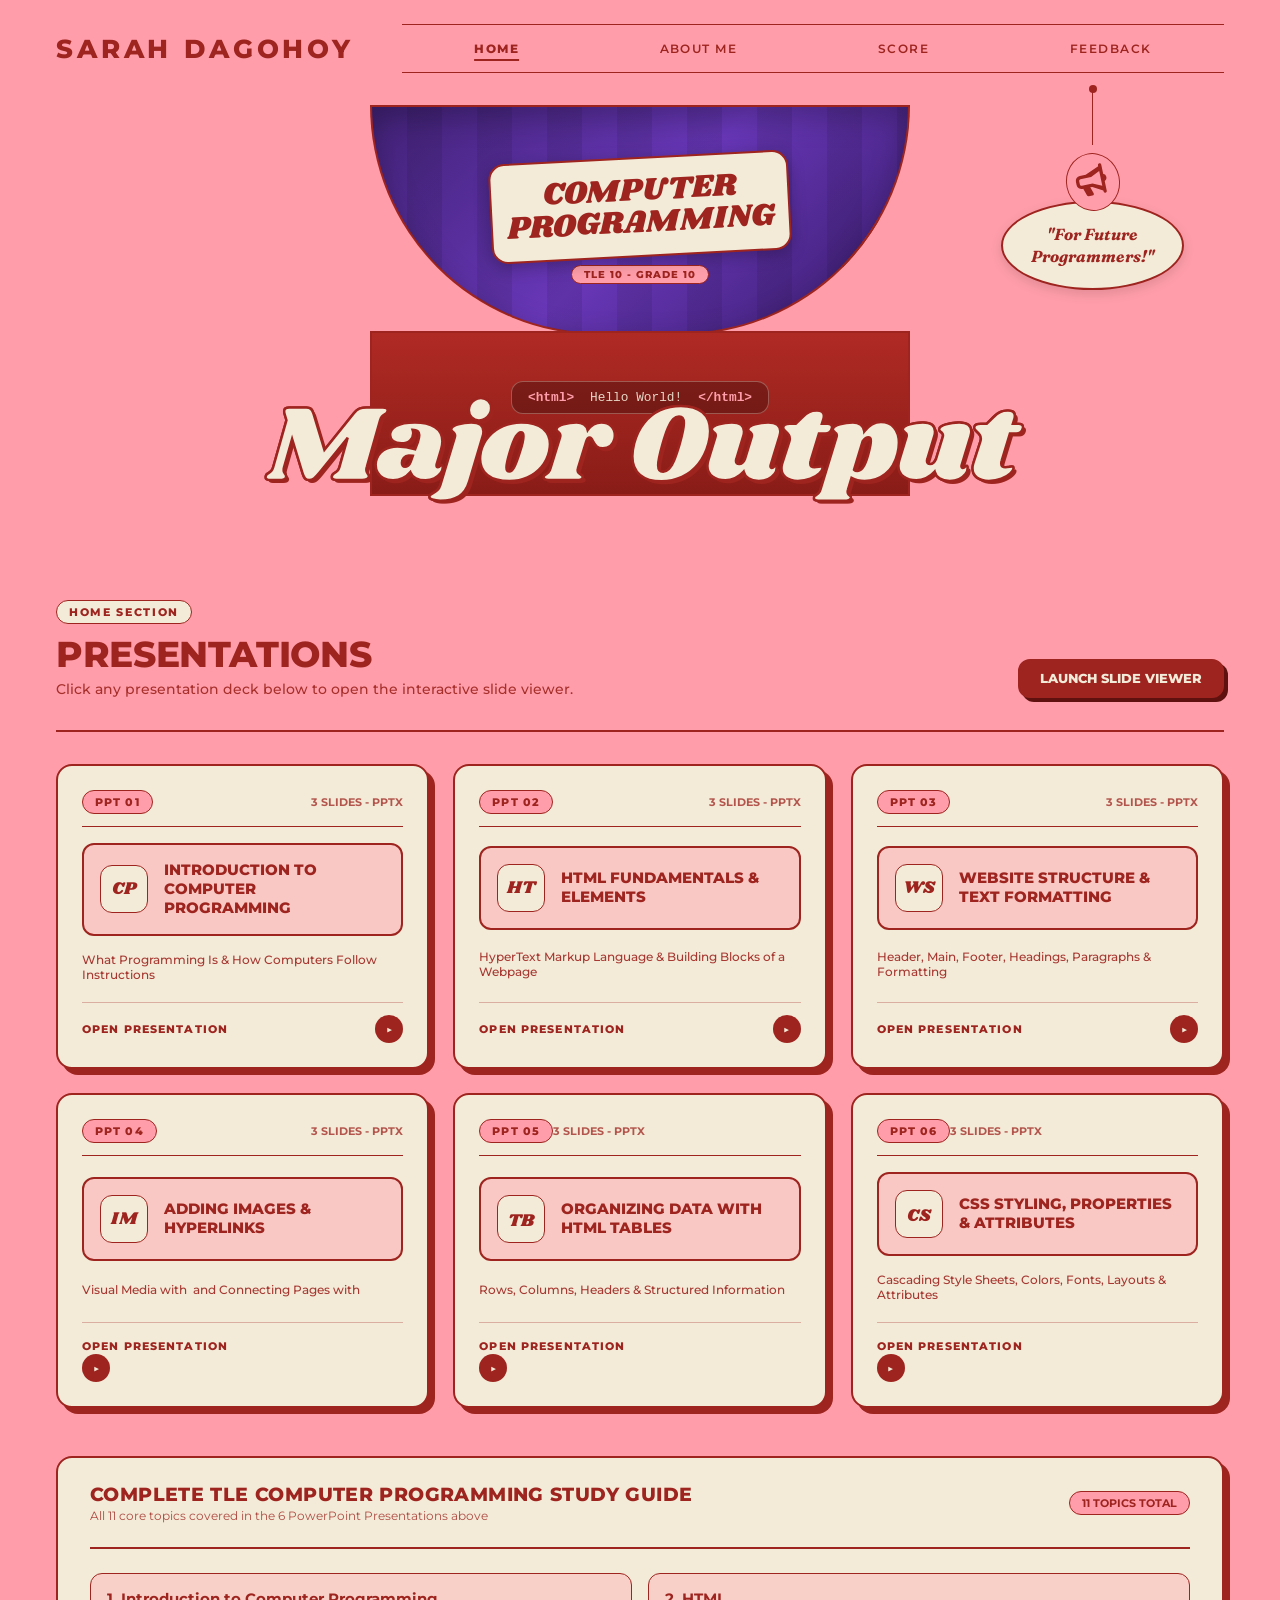
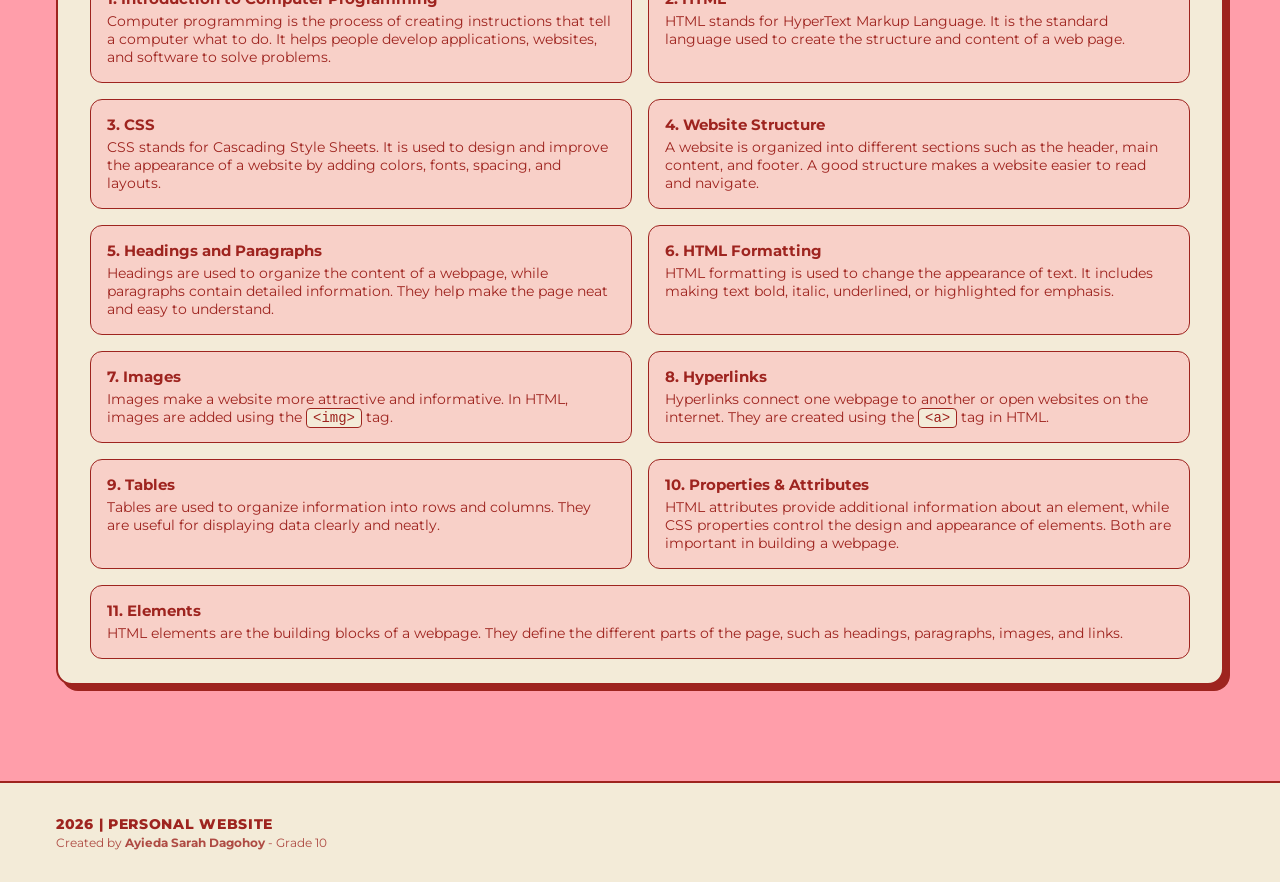
<file: index.html>
<!DOCTYPE html>
<html lang="en">
<head>
    <meta charset="UTF-8">
    <meta name="viewport" content="width=device-width, initial-scale=1.0">
    <title>TLE Computer Programming | Sarah Dagohoy</title>
    <link rel="preconnect" href="https://fonts.googleapis.com">
    <link rel="preconnect" href="https://fonts.gstatic.com" crossorigin>
    <link href="https://fonts.googleapis.com/css2?family=Fraunces:ital,opsz,wght@1,9..144,800;1,9..144,900&family=Montserrat:wght@500;600;700;800&family=Shrikhand&display=swap" rel="stylesheet">
    <link rel="stylesheet" href="css/style.css">
</head>
<body>

    <!-- ================= HEADER ================= -->
    <header>
        <div class="header-inner">
            <a href="index.html" class="site-brand">Sarah Dagohoy</a>
            <nav class="site-nav editorial-border-y">
                <a href="index.html" class="nav-link active">Home</a>
                <a href="pages/about.html" class="nav-link">About Me</a>
                <a href="pages/score.html" class="nav-link">Score</a>
                <a href="pages/feedback.html" class="nav-link">Feedback</a>
            </nav>
        </div>
    </header>

    <!-- ================= HERO BANNER ================= -->
    <section class="hero-banner">
        <div class="hero-inner">

            <!-- Geometric Split Cutout Illustration -->
            <div class="cutout-stage">
                <!-- Upper Half-Circle -->
                <div class="upper-semicircle" style="display:flex;flex-direction:column;align-items:center;justify-content:center;padding:16px;">
                    <div style="position:absolute;inset:0;opacity:0.25;background:repeating-linear-gradient(90deg,transparent,transparent 35px,rgba(0,0,0,0.35) 35px,rgba(0,0,0,0.35) 70px);"></div>
                    <div style="position:relative;z-index:10;display:flex;flex-direction:column;align-items:center;text-align:center;">
                        <div style="width:300px;height:100px;border-radius:16px;background-color:#f3ebd8;border:2px solid #9e241f;box-shadow:0 4px 16px rgba(0,0,0,0.25);display:flex;align-items:center;justify-content:center;margin-bottom:8px;transform:rotate(-3deg);">
                            <span style="font-family:'Shrikhand',cursive;font-size:2rem;color:#9e241f;line-height:1;">COMPUTER PROGRAMMING</span>
                        </div>
                        <span style="padding:2px 12px;border-radius:999px;background-color:#ff9eaa;color:#9e241f;border:1px solid #9e241f;font-size:0.65rem;font-weight:800;letter-spacing:0.1em;text-transform:uppercase;">
                            TLE 10 - Grade 10
                        </span>
                    </div>
                </div>
                <!-- Lower Rectangular Cutout -->
                <div class="lower-rect-cutout" style="display:flex;align-items:center;justify-content:center;padding:0 24px;">
                    <div style="display:flex;align-items:center;gap:16px;color:rgba(243,235,216,0.9);font-family:'Courier New',monospace;font-size:0.8rem;background-color:rgba(0,0,0,0.25);padding:8px 16px;border-radius:12px;border:1px solid rgba(243,235,216,0.3);margin-top:-32px;">
                        <span style="color:#ff9eaa;font-weight:700;">&lt;html&gt;</span>
                        <span>Hello World!</span>
                        <span style="color:#ff9eaa;font-weight:700;">&lt;/html&gt;</span>
                    </div>
                </div>
            </div>

            <!-- Callout Bubble -->
            <div class="callout-block">
                <div class="callout-line"><div class="callout-dot"></div></div>
                <div class="megaphone-wrap">
                    <svg style="width:40px;height:40px;color:#9e241f;" viewBox="0 0 24 24" fill="currentColor">
                        <path d="M18 3a1 1 0 0 0-1 1v.58L8.6 8H5a3 3 0 0 0-3 3v2a3 3 0 0 0 3 3h.4l1.45 4.32A1 1 0 0 0 7.8 21h2.2a1 1 0 0 0 .95-1.31L9.72 16H11l6 3.42V20a1 1 0 0 0 2 0V4a1 1 0 0 0-1-1zm-1 13.52L11.52 14H5a1 1 0 0 1-1-1v-2a1 1 0 0 1 1-1h6.52L17 7.48v9.04zM20.5 12a2.5 2.5 0 0 0-1.5-2.3v4.6a2.5 2.5 0 0 0 1.5-2.3z"/>
                    </svg>
                </div>
                <div class="callout-bubble">
                    <p class="callout-text serif-quote">"For Future<br>Programmers!"</p>
                </div>
            </div>

            <!-- Oversized Script Wordmark -->
            <div class="wordmark-wrap">
                <span class="lunilae-script wordmark">Major Output</span>
            </div>

        </div>
    </section>

    <!-- ================= HOME: 6 PPT CARDS ================= -->
    <section class="home-section">
        <div class="section-header-row">
            <div>
                <span class="section-badge">Home Section</span>
                <h2 class="section-h2">Presentations</h2>
                <p class="section-sub">Click any presentation deck below to open the interactive slide viewer.</p>
            </div>
            <div>
                <button onclick="openSlideDeck(0)" class="retro-btn" style="padding:10px 20px;border-radius:12px;font-size:0.8rem;">
                    Launch Slide Viewer
                </button>
            </div>
        </div>

        <!-- PPT Cards dynamically rendered -->
        <div id="ppt-cards-grid" class="ppt-grid"></div>

        <!-- Study Guide -->
        <div class="study-guide-card">
            <div class="study-guide-header">
                <div>
                    <h3 class="study-guide-h3">Complete TLE Computer Programming Study Guide</h3>
                    <p class="study-guide-sub">All 11 core topics covered in the 6 PowerPoint Presentations above</p>
                </div>
                <span class="topics-badge">11 Topics Total</span>
            </div>

            <ul class="topics-grid" style="list-style:none;">
                <li class="topic-item">
                    <strong class="topic-name">1. Introduction to Computer Programming</strong>
                    Computer programming is the process of creating instructions that tell a computer what to do. It helps people develop applications, websites, and software to solve problems.
                </li>
                <li class="topic-item">
                    <strong class="topic-name">2. HTML</strong>
                    HTML stands for HyperText Markup Language. It is the standard language used to create the structure and content of a web page.
                </li>
                <li class="topic-item">
                    <strong class="topic-name">3. CSS</strong>
                    CSS stands for Cascading Style Sheets. It is used to design and improve the appearance of a website by adding colors, fonts, spacing, and layouts.
                </li>
                <li class="topic-item">
                    <strong class="topic-name">4. Website Structure</strong>
                    A website is organized into different sections such as the header, main content, and footer. A good structure makes a website easier to read and navigate.
                </li>
                <li class="topic-item">
                    <strong class="topic-name">5. Headings and Paragraphs</strong>
                    Headings are used to organize the content of a webpage, while paragraphs contain detailed information. They help make the page neat and easy to understand.
                </li>
                <li class="topic-item">
                    <strong class="topic-name">6. HTML Formatting</strong>
                    HTML formatting is used to change the appearance of text. It includes making text bold, italic, underlined, or highlighted for emphasis.
                </li>
                <li class="topic-item">
                    <strong class="topic-name">7. Images</strong>
                    Images make a website more attractive and informative. In HTML, images are added using the <code style="background:#f3ebd8;padding:1px 6px;border-radius:4px;border:1px solid #9e241f;font-family:monospace;">&lt;img&gt;</code> tag.
                </li>
                <li class="topic-item">
                    <strong class="topic-name">8. Hyperlinks</strong>
                    Hyperlinks connect one webpage to another or open websites on the internet. They are created using the <code style="background:#f3ebd8;padding:1px 6px;border-radius:4px;border:1px solid #9e241f;font-family:monospace;">&lt;a&gt;</code> tag in HTML.
                </li>
                <li class="topic-item">
                    <strong class="topic-name">9. Tables</strong>
                    Tables are used to organize information into rows and columns. They are useful for displaying data clearly and neatly.
                </li>
                <li class="topic-item">
                    <strong class="topic-name">10. Properties &amp; Attributes</strong>
                    HTML attributes provide additional information about an element, while CSS properties control the design and appearance of elements. Both are important in building a webpage.
                </li>
                <li class="topic-item span-2">
                    <strong class="topic-name">11. Elements</strong>
                    HTML elements are the building blocks of a webpage. They define the different parts of the page, such as headings, paragraphs, images, and links.
                </li>
            </ul>
        </div>
    </section>

    <!-- ================= FOOTER ================= -->
    <footer>
        <div class="footer-inner">
            <div>
                <p class="footer-title">2026 | PERSONAL WEBSITE</p>
                <p class="footer-sub">Created by <strong>Ayieda Sarah Dagohoy</strong> - Grade 10</p>
            </div>
        </div>
    </footer>

    <!-- ================= SLIDE MODAL ================= -->
    <div id="ppt-modal" class="modal-overlay">
        <div class="modal-box">
            <div class="modal-topbar">
                <span id="ppt-modal-deck-title" class="modal-title">PPT 1: Introduction to Computer Programming</span>
                <button onclick="closeSlideDeck()" class="modal-close-btn">Close</button>
            </div>
            <div class="modal-stage">
                <div class="slide-ribbon">
                    <span id="ppt-slide-badge" class="slide-badge">Slide 1 of 3</span>
                    <span class="slide-author">TLE 10 - Sarah Dagohoy</span>
                </div>
                <div class="slide-main">
                    <h3 id="ppt-slide-heading" class="slide-heading">Slide Heading</h3>
                    <div id="ppt-slide-bullets" class="slide-bullets"></div>
                    <pre id="ppt-slide-code-box" class="slide-code-box"></pre>
                </div>
                <div class="slide-footer">
                    <div class="slide-nav-btns">
                        <button onclick="prevSlide()" class="slide-prev-btn">Prev Slide</button>
                        <button onclick="nextSlide()" class="slide-next-btn">Next Slide</button>
                    </div>
                    <div class="deck-switcher">
                        <span class="deck-label">Deck:</span>
                        <button onclick="openSlideDeck(0)" class="deck-dot" id="deck-dot-0">1</button>
                        <button onclick="openSlideDeck(1)" class="deck-dot" id="deck-dot-1">2</button>
                        <button onclick="openSlideDeck(2)" class="deck-dot" id="deck-dot-2">3</button>
                        <button onclick="openSlideDeck(3)" class="deck-dot" id="deck-dot-3">4</button>
                        <button onclick="openSlideDeck(4)" class="deck-dot" id="deck-dot-4">5</button>
                        <button onclick="openSlideDeck(5)" class="deck-dot" id="deck-dot-5">6</button>
                    </div>
                </div>
            </div>
        </div>
    </div>

    <!-- ================= SCRIPTS ================= -->
    <script src="js/slides.js"></script>
    <script>renderPptCards(); initSlideModal();</script>

</body>
</html>
</file>
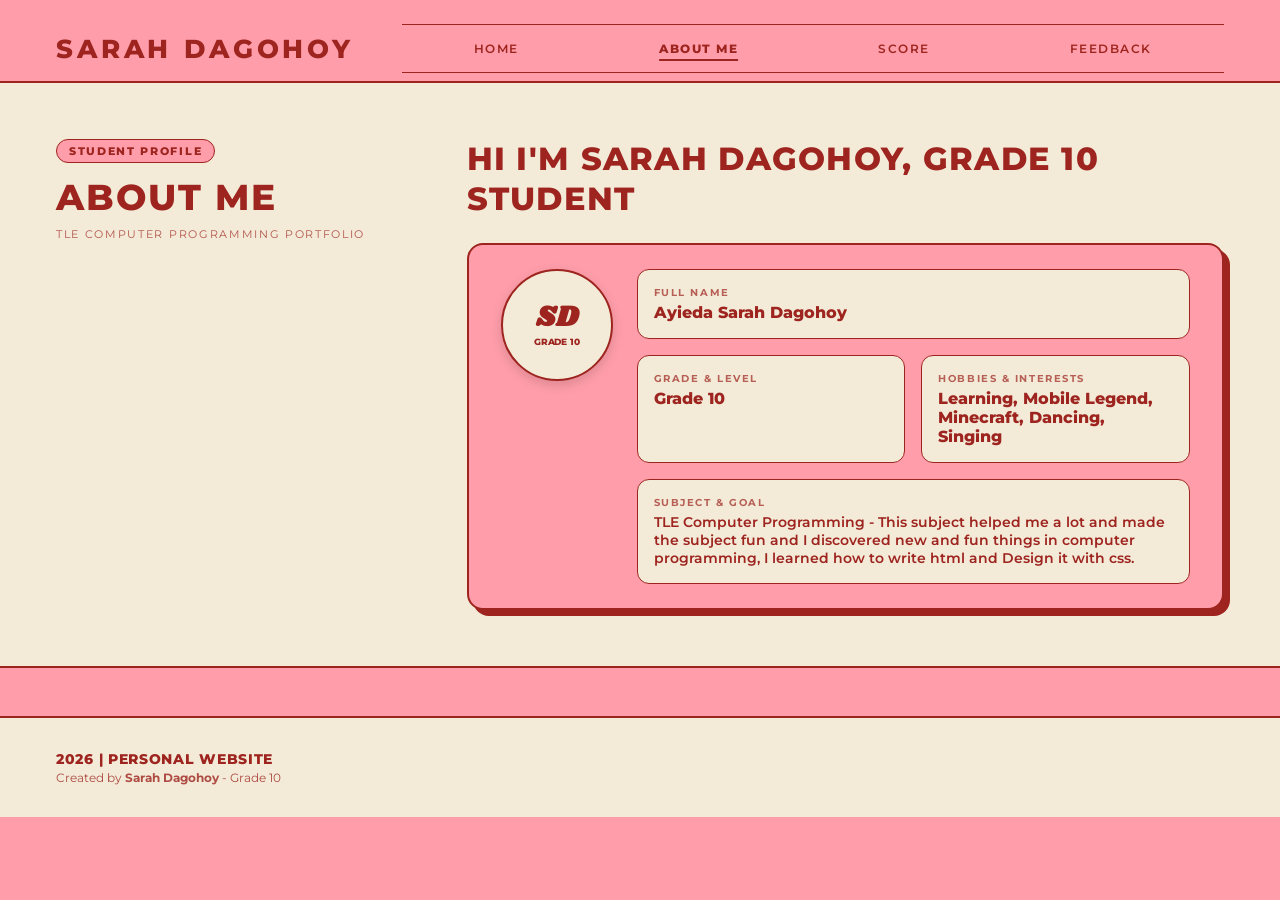
<file: pages/about.html>
<!DOCTYPE html>
<html lang="en">
<head>
    <meta charset="UTF-8">
    <meta name="viewport" content="width=device-width, initial-scale=1.0">
    <title>About Me | Sarah Dagohoy</title>
    <link rel="preconnect" href="https://fonts.googleapis.com">
    <link rel="preconnect" href="https://fonts.gstatic.com" crossorigin>
    <link href="https://fonts.googleapis.com/css2?family=Fraunces:ital,opsz,wght@1,9..144,800;1,9..144,900&family=Montserrat:wght@500;600;700;800&family=Shrikhand&display=swap" rel="stylesheet">
    <link rel="stylesheet" href="../css/style.css">
</head>
<body>

    <!-- ================= HEADER ================= -->
    <header>
        <div class="header-inner">
            <a href="../index.html" class="site-brand">Sarah Dagohoy</a>
            <nav class="site-nav editorial-border-y">
                <a href="../index.html" class="nav-link">Home</a>
                <a href="about.html" class="nav-link active">About Me</a>
                <a href="score.html" class="nav-link">Score</a>
                <a href="feedback.html" class="nav-link">Feedback</a>
            </nav>
        </div>
    </header>

    <!-- ================= ABOUT SECTION ================= -->
    <section class="about-section">
        <div class="about-inner">
            <div class="about-grid">

                <!-- Left Column -->
                <div>
                    <span class="about-left-label">Student Profile</span>
                    <h2 class="about-left-h2">About Me</h2>
                    <p class="about-left-sub">TLE Computer Programming Portfolio</p>
                </div>

                <!-- Right Column -->
                <div>
                    <h3 class="about-headline">
                        Hi I'm Sarah Dagohoy, Grade 10 Student  
                    </h3>

                    <div class="profile-card">
                        <div class="profile-card-inner">

                            <!-- Avatar -->
                            <div class="avatar-circle">
                                <span class="avatar-initials">SD</span>
                                <span class="avatar-grade">Grade 10</span>
                            </div>

                            <!-- Info Fields -->
                            <div class="profile-fields">
                                <div class="profile-field">
                                    <span class="field-label">Full Name</span>
                                    <p class="field-value">Ayieda Sarah Dagohoy</p>
                                </div>

                                <div class="fields-row">
                                    <div class="profile-field">
                                        <span class="field-label">Grade &amp; Level</span>
                                        <p class="field-value">Grade 10</p>
                                    </div>
                                    <div class="profile-field">
                                        <span class="field-label">Hobbies &amp; Interests</span>
                                        <p class="field-value">Learning, Mobile Legend, Minecraft, Dancing, Singing</p>
                                    </div>
                                </div>

                                <div class="profile-field">
                                    <span class="field-label">Subject &amp; Goal</span>
                                    <p style="font-size:0.9rem;font-weight:600;">
                                        TLE Computer Programming - This subject helped me a lot and made the subject fun and I discovered new and fun things in computer programming, I learned how to write html and Design it with css.
                                    </p>
                                </div>
                            </div>

                        </div>
                    </div>
                </div>

            </div>
        </div>
    </section>

    <!-- ================= FOOTER ================= -->
    <footer>
        <div class="footer-inner">
            <div>
                <p class="footer-title">2026 | PERSONAL WEBSITE</p>
                <p class="footer-sub">Created by <strong>Sarah Dagohoy</strong> - Grade 10</p>
            </div>
        </div>
    </footer>

</body>
</html>
</file>
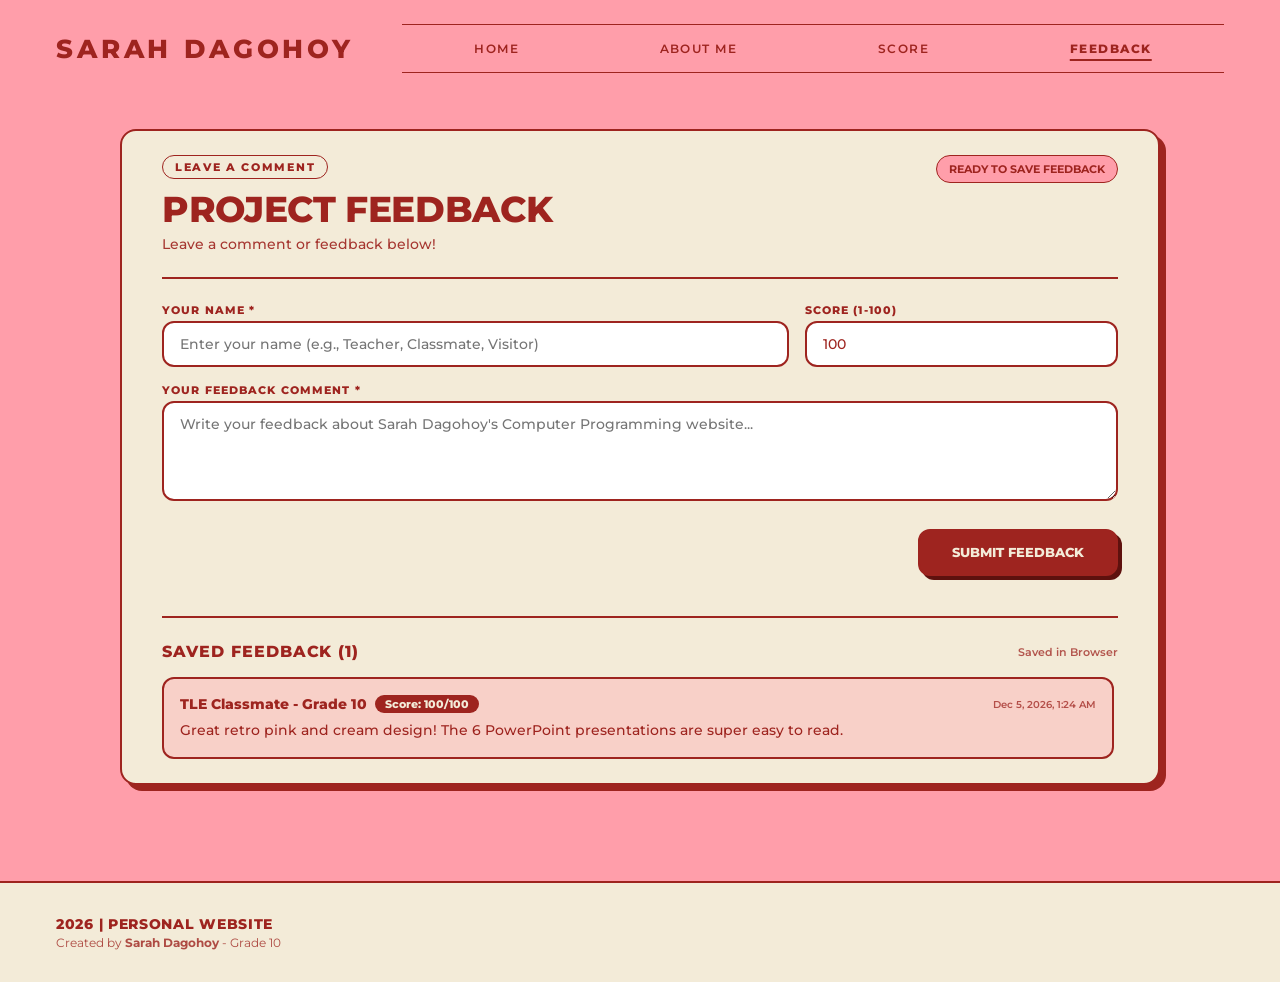
<file: pages/feedback.html>
<!DOCTYPE html>
<html lang="en">
<head>
    <meta charset="UTF-8">
    <meta name="viewport" content="width=device-width, initial-scale=1.0">
    <title>Feedback | Sarah Dagohoy</title>
    <link rel="preconnect" href="https://fonts.googleapis.com">
    <link rel="preconnect" href="https://fonts.gstatic.com" crossorigin>
    <link href="https://fonts.googleapis.com/css2?family=Fraunces:ital,opsz,wght@1,9..144,800;1,9..144,900&family=Montserrat:wght@500;600;700;800&family=Shrikhand&display=swap" rel="stylesheet">
    <link rel="stylesheet" href="../css/style.css">
</head>
<body>

    <!-- ================= HEADER ================= -->
    <header>
        <div class="header-inner">
            <a href="../index.html" class="site-brand">Sarah Dagohoy</a>
            <nav class="site-nav editorial-border-y">
                <a href="../index.html" class="nav-link">Home</a>
                <a href="about.html" class="nav-link">About Me</a>
                <a href="score.html" class="nav-link">Score</a>
                <a href="feedback.html" class="nav-link active">Feedback</a>
            </nav>
        </div>
    </header>

    <!-- ================= FEEDBACK SECTION ================= -->
    <section class="feedback-section">
        <div class="feedback-card">

            <div class="feedback-top">
                <div>
                    <span class="section-badge">Leave a Comment</span>
                    <h2 class="section-h2">Project Feedback</h2>
                    <p class="section-sub">Leave a comment or feedback below!</p>
                </div>
                <span id="storage-status-badge" class="storage-badge">Ready to Save Feedback</span>
            </div>

            <!-- Feedback Form -->
            <form id="feedback-form" class="feedback-form" onsubmit="handleFeedbackSubmit(event)" novalidate>

                <div class="form-row-2">
                    <div>
                        <label class="form-label" for="fb-name">Your Name *</label>
                        <input
                            type="text"
                            id="fb-name"
                            class="form-input"
                            required
                            placeholder="Enter your name (e.g., Teacher, Classmate, Visitor)"
                            maxlength="80"
                        >
                    </div>
                    <div>
                        <label class="form-label" for="fb-score">Score (1-100)</label>
                        <input
                            type="number"
                            id="fb-score"
                            class="form-input"
                            min="1"
                            max="100"
                            value="100"
                            placeholder="1-100"
                        >
                    </div>
                </div>

                <div>
                    <label class="form-label" for="fb-message">Your Feedback Comment *</label>
                    <textarea
                        id="fb-message"
                        class="form-textarea"
                        rows="4"
                        required
                        placeholder="Write your feedback about Sarah Dagohoy's Computer Programming website..."
                        maxlength="800"
                    ></textarea>
                </div>

                <div class="form-actions">
                    <p id="feedback-toast" class="feedback-toast">Thank you! Your feedback has been saved!</p>
                    <button type="submit" id="fb-submit-btn" class="retro-btn" style="padding:14px 32px;border-radius:12px;font-size:0.8rem;margin-left:auto;">
                        Submit Feedback
                    </button>
                </div>

            </form>

            <!-- Saved Feedback List -->
            <div class="feedback-list-section">
                <div class="feedback-list-header">
                    <h3 class="feedback-list-title">Saved Feedback (<span id="feedback-count">0</span>)</h3>
                    <span class="feedback-list-sub">Saved in Browser</span>
                </div>
                <div id="feedback-list" class="feedback-list-scroll"></div>
            </div>

        </div>
    </section>

    <!-- ================= FOOTER ================= -->
    <footer>
        <div class="footer-inner">
            <div>
                <p class="footer-title">2026 | PERSONAL WEBSITE</p>
                <p class="footer-sub">Created by <strong>Sarah Dagohoy</strong> - Grade 10</p>
            </div>
        </div>
    </footer>

    <script>
        /* ---- Feedback Storage (localStorage - works on GitHub Pages) ---- */
        var STORAGE_KEY = 'sarah_dagohoy_tle_feedback';

        var starterFeedback = [
            {
                id: 'seed-1',
                name: 'TLE Classmate - Grade 10',   
                score: 100,
                message: 'Great retro pink and cream design! The 6 PowerPoint presentations are super easy to read.',
                createdAt: Date.now() - 3600000
            }
        ];

        function loadFeedbacks() {
            try {
                var saved = localStorage.getItem(STORAGE_KEY);
                if (saved) return JSON.parse(saved);
            } catch (e) {}
            return [];
        }

        function saveFeedbacks(list) {
            try {
                localStorage.setItem(STORAGE_KEY, JSON.stringify(list));
            } catch (e) {}
        }

        function escHtml(str) {
            return String(str)
                .replace(/&/g, '&amp;')
                .replace(/</g, '&lt;')
                .replace(/>/g, '&gt;')
                .replace(/"/g, '&quot;')
                .replace(/'/g, '&#039;');
        }

        function renderFeedbackList(items) {
            var listEl = document.getElementById('feedback-list');
            var countEl = document.getElementById('feedback-count');
            if (countEl) countEl.textContent = items.length;
            if (!listEl) return;

            if (items.length === 0) {
                listEl.innerHTML = '<p style="text-align:center;opacity:0.6;padding:32px;font-size:0.85rem;">No feedback yet. Be the first to comment!</p>';
                return;
            }

            listEl.innerHTML = items.slice().reverse().map(function(item) {
                var dateStr = item.createdAt
                    ? new Date(item.createdAt).toLocaleString([], { dateStyle: 'medium', timeStyle: 'short' })
                    : 'Just now';
                var scoreBadge = item.score
                    ? '<span class="feedback-score-badge">Score: ' + escHtml(String(item.score)) + '/100</span>'
                    : '';
                return '<div class="feedback-item">'
                    + '<div class="feedback-item-top">'
                    +   '<div style="display:flex;align-items:center;gap:8px;">'
                    +     '<span class="feedback-item-name">' + escHtml(item.name || 'Anonymous') + '</span>'
                    +     scoreBadge
                    +   '</div>'
                    +   '<span class="feedback-item-date">' + dateStr + '</span>'
                    + '</div>'
                    + '<p class="feedback-item-msg">' + escHtml(item.message || '').replace(/\n/g, '<br>') + '</p>'
                    + '</div>';
            }).join('');
        }

        function handleFeedbackSubmit(e) {
            e.preventDefault();
            var nameInput = document.getElementById('fb-name');
            var scoreInput = document.getElementById('fb-score');
            var msgInput = document.getElementById('fb-message');
            var submitBtn = document.getElementById('fb-submit-btn');
            var toast = document.getElementById('feedback-toast');

            var name = nameInput.value.trim();
            var score = parseInt(scoreInput.value, 10) || 100;
            var message = msgInput.value.trim();

            if (!name || !message) return;

            submitBtn.disabled = true;
            submitBtn.textContent = 'Saving...';

            var entry = {
                id: 'local-' + Date.now(),
                name: name,
                score: Math.min(100, Math.max(1, score)),
                message: message,
                createdAt: Date.now()
            };

            var list = loadFeedbacks();
            list.push(entry);
            saveFeedbacks(list);

            document.getElementById('feedback-form').reset();
            scoreInput.value = 100;

            if (toast) {
                toast.style.display = 'block';
                setTimeout(function() { toast.style.display = 'none'; }, 4000);
            }

            renderFeedbackList(list);

            submitBtn.disabled = false;
            submitBtn.textContent = 'Submit Feedback';
        }

        /* ---- Init ---- */
        (function() {
            var list = loadFeedbacks();
            renderFeedbackList(list.length > 0 ? list : starterFeedback);
        })();
    </script>

</body>
</html>
</file>
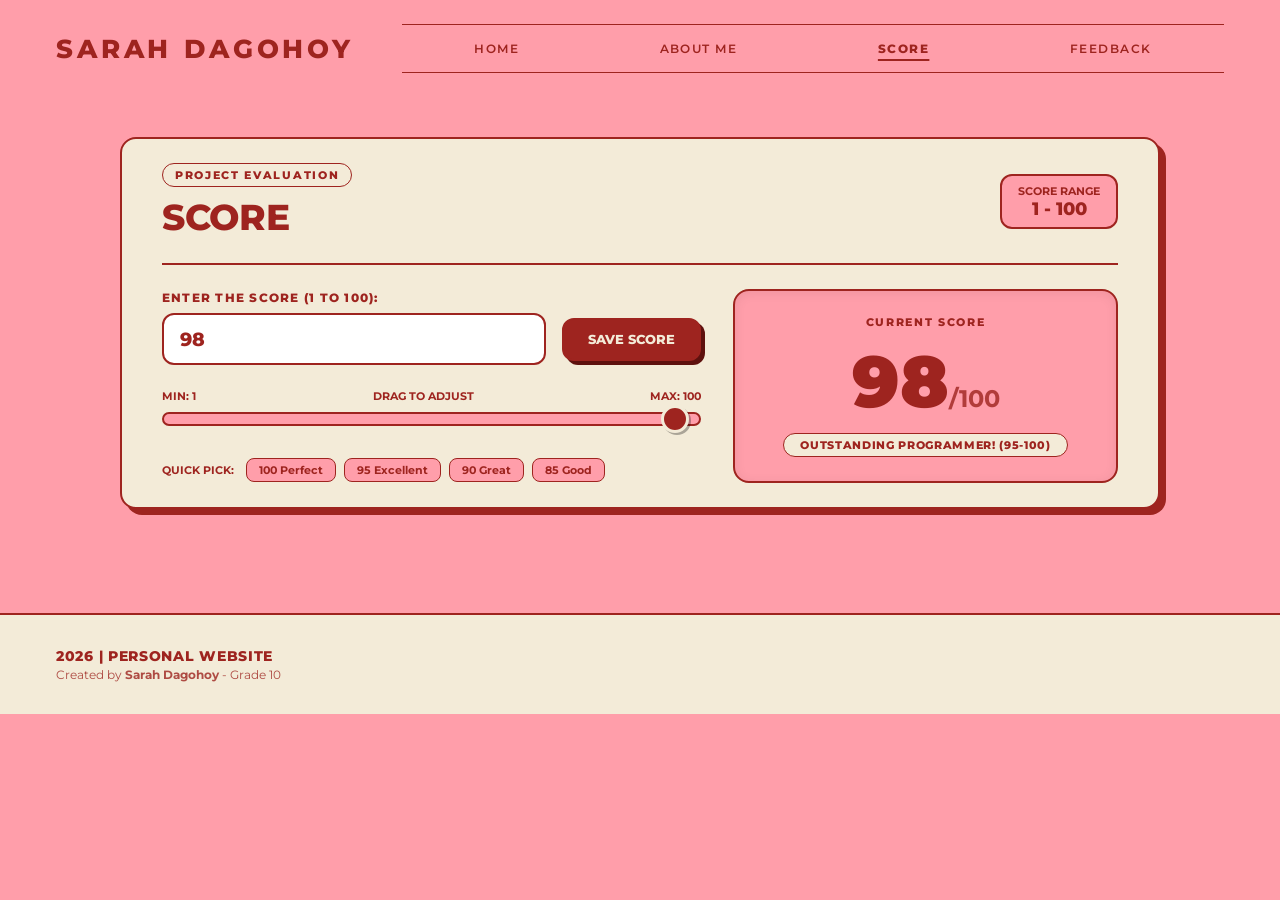
<file: pages/score.html>
<!DOCTYPE html>
<html lang="en">
<head>
    <meta charset="UTF-8">
    <meta name="viewport" content="width=device-width, initial-scale=1.0">
    <title>Score | Sarah Dagohoy</title>
    <link rel="preconnect" href="https://fonts.googleapis.com">
    <link rel="preconnect" href="https://fonts.gstatic.com" crossorigin>
    <link href="https://fonts.googleapis.com/css2?family=Fraunces:ital,opsz,wght@1,9..144,800;1,9..144,900&family=Montserrat:wght@500;600;700;800&family=Shrikhand&display=swap" rel="stylesheet">
    <link rel="stylesheet" href="../css/style.css">
</head>
<body>

    <!-- ================= HEADER ================= -->
    <header>
        <div class="header-inner">
            <a href="../index.html" class="site-brand">Sarah Dagohoy</a>
            <nav class="site-nav editorial-border-y">
                <a href="../index.html" class="nav-link">Home</a>
                <a href="about.html" class="nav-link">About Me</a>
                <a href="score.html" class="nav-link active">Score</a>
                <a href="feedback.html" class="nav-link">Feedback</a>
            </nav>
        </div>
    </header>

    <!-- ================= SCORE SECTION ================= -->
    <section class="score-section">
        <div class="score-card">

            <div class="score-top">
                <div>
                    <span class="section-badge">Project Evaluation</span>
                    <h2 class="section-h2">Score</h2>
                </div>
                <div class="score-range-pill">
                    <span style="font-size:0.7rem;font-weight:700;text-transform:uppercase;display:block;">Score Range</span>
                    <span style="font-size:1.1rem;font-weight:800;">1 - 100</span>
                </div>
            </div>

            <div class="score-body">

                <!-- Controls -->
                <div class="score-controls">
                    <div>
                        <label class="score-label" for="score-input">Enter The Score (1 to 100):</label>
                        <div class="score-input-row">
                            <input
                                type="number"
                                id="score-input"
                                class="score-number-input"
                                min="1"
                                max="100"
                                value="98"
                                oninput="syncScore(this.value)"
                                placeholder="Enter score (1-100)"
                            >
                            <button onclick="submitScoreRating()" class="retro-btn" style="padding:12px 24px;border-radius:12px;font-size:0.8rem;white-space:nowrap;">
                                Save Score
                            </button>
                        </div>
                    </div>

                    <!-- Range Slider -->
                    <div>
                        <div class="slider-labels">
                            <span>Min: 1</span>
                            <span>Drag to Adjust</span>
                            <span>Max: 100</span>
                        </div>
                        <input
                            type="range"
                            id="score-slider"
                            min="1"
                            max="100"
                            value="98"
                            oninput="syncScore(this.value)"
                        >
                    </div>

                    <!-- Quick Picks -->
                    <div class="quick-picks">
                        <span class="quick-pick-label">Quick Pick:</span>
                        <button onclick="syncScore(100)" class="quick-pick-btn">100 Perfect</button>
                        <button onclick="syncScore(95)" class="quick-pick-btn">95 Excellent</button>
                        <button onclick="syncScore(90)" class="quick-pick-btn">90 Great</button>
                        <button onclick="syncScore(85)" class="quick-pick-btn">85 Good</button>
                    </div>
                </div>

                <!-- Live Score Display -->
                <div class="score-display">
                    <span class="score-current-label">Current Score</span>
                    <div style="display:flex;align-items:baseline;justify-content:center;margin:8px 0 4px;">
                        <span id="score-display-big" class="score-big-num">98</span>
                        <span class="score-denom">/100</span>
                    </div>
                    <span id="score-badge-label" class="score-remark-badge">Outstanding Programmer! (95-100)</span>
                    <p id="score-saved-msg" class="score-saved-toast"></p>
                </div>

            </div>
        </div>
    </section>

    <!-- ================= FOOTER ================= -->
    <footer>
        <div class="footer-inner">
            <div>
                <p class="footer-title">2026 | PERSONAL WEBSITE</p>
                <p class="footer-sub">Created by <strong>Sarah Dagohoy</strong> - Grade 10</p>
            </div>
        </div>
    </footer>

    <script>
        function syncScore(val) {
            var num = parseInt(val, 10);
            if (isNaN(num)) num = 1;
            if (num < 1) num = 1;
            if (num > 100) num = 100;

            document.getElementById('score-input').value = num;
            document.getElementById('score-slider').value = num;
            document.getElementById('score-display-big').textContent = num;

            var badge = document.getElementById('score-badge-label');
            if (num >= 95) {
                badge.textContent = 'Outstanding Programmer! (95-100)';
            } else if (num >= 85) {
                badge.textContent = 'Very Satisfactory! (85-94)';
            } else if (num >= 75) {
                badge.textContent = 'Good Job! (75-84)';
            } else {
                badge.textContent = 'Keep Practicing! (1-74)';
            }
        }

        function submitScoreRating() {
            var val = document.getElementById('score-input').value;
            syncScore(val);
            var msg = document.getElementById('score-saved-msg');
            msg.textContent = 'Score of ' + val + '/100 recorded!';
            msg.style.display = 'block';
            setTimeout(function() { msg.style.display = 'none'; }, 4000);
        }
    </script>

</body>
</html>
</file>
<file: css/style.css>
/* =============================================
   style.css
   TLE Computer Programming - Sarah Dagohoy
   Retro Editorial Theme (Pink / Cream / Crimson)
   ============================================= */

@import url('https://fonts.googleapis.com/css2?family=Fraunces:ital,opsz,wght@1,9..144,800;1,9..144,900&family=Montserrat:wght@500;600;700;800&family=Shrikhand&display=swap');

/* ---- CSS Variables ---- */
:root {
    --pink-bg:     #ff9eaa;
    --cream-bg:    #f3ebd8;
    --crimson:     #9e241f;
    --crimson-dark:#7d1915;
}

/* ---- Reset & Base ---- */
*, *::before, *::after {
    box-sizing: border-box;
    margin: 0;
    padding: 0;
}

html {
    scroll-behavior: smooth;
}

body {
    background-color: var(--pink-bg);
    color: var(--crimson);
    font-family: 'Montserrat', sans-serif;
    overflow-x: hidden;
    min-height: 100vh;
    display: flex;
    flex-direction: column;
}

/* ---- Scrollbar ---- */
::-webkit-scrollbar { width: 8px; }
::-webkit-scrollbar-track { background: var(--cream-bg); }
::-webkit-scrollbar-thumb { background: var(--crimson); border-radius: 4px; }

/* ---- Editorial Borders ---- */
.editorial-border-y {
    border-top: 1.5px solid var(--crimson);
    border-bottom: 1.5px solid var(--crimson);
}

.editorial-border {
    border: 1.5px solid var(--crimson);
}

/* ---- Oversized Script Title ("programming") ---- */
.lunilae-script {
    font-family: 'Shrikhand', cursive;
    color: var(--cream-bg);
    -webkit-text-stroke: 2.5px var(--crimson);
    text-shadow:
        3px 3px 0px var(--crimson),
        -1px -1px 0px var(--crimson),
        1px -1px 0px var(--crimson),
        -1px 1px 0px var(--crimson);
    line-height: 0.88;
    letter-spacing: -0.02em;
}

/* ---- Serif Quote Font ---- */
.serif-quote {
    font-family: 'Fraunces', serif;
    font-style: italic;
}

/* ---- Geometric Cutout Illustration ---- */
.cutout-stage {
    position: relative;
    width: 100%;
    max-width: 540px;
    margin: 0 auto;
}

.upper-semicircle {
    width: 100%;
    height: 230px;
    background: linear-gradient(135deg, #422277 0%, #6837b8 50%, #381b69 100%);
    border-bottom-left-radius: 260px;
    border-bottom-right-radius: 260px;
    overflow: hidden;
    position: relative;
    border: 2px solid var(--crimson);
    box-shadow: inset 0 10px 30px rgba(0,0,0,0.25);
}

.lower-rect-cutout {
    width: 100%;
    height: 165px;
    background: linear-gradient(180deg, #b02a24 0%, #891c17 100%);
    margin-top: -4px;
    position: relative;
    overflow: hidden;
    border: 2px solid var(--crimson);
}

/* ---- Retro Card ---- */
.retro-card {
    background-color: var(--cream-bg);
    border: 2px solid var(--crimson);
    box-shadow: 6px 6px 0px var(--crimson);
    transition: all 0.2s ease;
}

.retro-card:hover {
    transform: translate(-2px, -2px);
    box-shadow: 9px 9px 0px var(--crimson);
}

/* ---- Retro Buttons ---- */
.retro-btn {
    background-color: var(--crimson);
    color: var(--cream-bg);
    border: 2px solid var(--crimson);
    box-shadow: 4px 4px 0px #5e110e;
    cursor: pointer;
    font-family: 'Montserrat', sans-serif;
    font-weight: 800;
    text-transform: uppercase;
    transition: all 0.15s ease;
}

.retro-btn:hover {
    transform: translate(-1px, -1px);
    box-shadow: 6px 6px 0px #5e110e;
}

.retro-btn:active {
    transform: translate(2px, 2px);
    box-shadow: 1px 1px 0px #5e110e;
}

.retro-btn-outline {
    background-color: var(--cream-bg);
    color: var(--crimson);
    border: 2px solid var(--crimson);
    box-shadow: 4px 4px 0px var(--crimson);
    cursor: pointer;
    font-family: 'Montserrat', sans-serif;
    font-weight: 800;
    text-transform: uppercase;
    transition: all 0.15s ease;
}

.retro-btn-outline:hover {
    background-color: #ffe8ec;
    transform: translate(-1px, -1px);
    box-shadow: 6px 6px 0px var(--crimson);
}

/* ---- Range Slider ---- */
input[type=range] {
    -webkit-appearance: none;
    appearance: none;
    width: 100%;
    background: transparent;
}

input[type=range]::-webkit-slider-runnable-track {
    width: 100%;
    height: 14px;
    cursor: pointer;
    background: var(--pink-bg);
    border-radius: 999px;
    border: 2px solid var(--crimson);
}

input[type=range]::-webkit-slider-thumb {
    height: 28px;
    width: 28px;
    border-radius: 50%;
    background: var(--crimson);
    border: 3px solid var(--cream-bg);
    cursor: pointer;
    -webkit-appearance: none;
    margin-top: -9px;
    box-shadow: 2px 2px 0px rgba(0,0,0,0.3);
}

/* ---- Nav Active State ---- */
.nav-link.active {
    font-weight: 800;
    text-decoration: underline;
    text-underline-offset: 6px;
    text-decoration-thickness: 2px;
}

/* ---- Header ---- */
header {
    padding: 24px 56px 8px;
    max-width: 1280px;
    margin: 0 auto;
    width: 100%;
}

.header-inner {
    display: flex;
    flex-direction: column;
    align-items: center;
    justify-content: space-between;
    gap: 16px;
}

@media (min-width: 768px) {
    .header-inner {
        flex-direction: row;
    }
}

.site-brand {
    font-size: 1.6rem;
    font-weight: 800;
    letter-spacing: 0.15em;
    text-transform: uppercase;
    color: var(--crimson);
    text-decoration: none;
}

.site-brand:hover {
    opacity: 0.8;
}

.site-nav {
    display: flex;
    flex-wrap: wrap;
    align-items: center;
    justify-content: space-around;
    gap: 12px;
    flex: 1;
    margin-left: 32px;
    padding: 12px 8px;
    font-size: 0.78rem;
    letter-spacing: 0.12em;
    text-transform: uppercase;
    font-weight: 600;
}

.site-nav a,
.site-nav button.nav-link {
    background: none;
    border: none;
    color: var(--crimson);
    text-decoration: none;
    font-family: 'Montserrat', sans-serif;
    font-size: 0.78rem;
    font-weight: 600;
    letter-spacing: 0.12em;
    text-transform: uppercase;
    cursor: pointer;
    padding: 4px 8px;
    transition: opacity 0.2s;
}

.site-nav a:hover,
.site-nav button.nav-link:hover {
    opacity: 0.75;
}

/* ---- Hero Banner ---- */
.hero-banner {
    position: relative;
    padding: 24px 16px 56px;
    max-width: 1152px;
    margin: 0 auto;
    width: 100%;
    user-select: none;
}

.hero-inner {
    position: relative;
    display: flex;
    flex-direction: column;
    align-items: center;
    justify-content: center;
}

/* ---- Megaphone Callout ---- */
.callout-block {
    display: flex;
    flex-direction: column;
    align-items: center;
    margin-top: 24px;
    z-index: 20;
}

@media (min-width: 768px) {
    .callout-block {
        position: absolute;
        right: 16px;
        top: 48px;
        margin-top: 0;
    }
}

.callout-line {
    display: none;
    width: 1.5px;
    height: 56px;
    background-color: var(--crimson);
    margin-top: -64px;
    margin-bottom: 8px;
    position: relative;
}

@media (min-width: 768px) {
    .callout-line { display: block; }
}

.callout-dot {
    width: 8px;
    height: 8px;
    border-radius: 50%;
    background-color: var(--crimson);
    position: absolute;
    top: -4px;
    left: -3px;
}

.megaphone-wrap {
    transform: rotate(-12deg);
    margin-bottom: -10px;
    z-index: 10;
    background-color: var(--pink-bg);
    padding: 6px;
    border-radius: 50%;
    border: 1px solid var(--crimson);
}

.callout-bubble {
    background-color: var(--cream-bg);
    border: 2px solid var(--crimson);
    border-radius: 50%;
    padding: 20px 28px;
    text-align: center;
    box-shadow: 0 4px 12px rgba(0,0,0,0.12);
    max-width: 230px;
}

.callout-text {
    font-family: 'Fraunces', serif;
    font-style: italic;
    font-size: 1rem;
    line-height: 1.4;
    color: var(--crimson);
    font-weight: 700;
}

/* ---- Wordmark ---- */
.wordmark-wrap {
    position: relative;
    z-index: 10;
    margin-top: -64px;
    text-align: center;
    width: 100%;
    padding: 0 8px;
}

@media (min-width: 640px) {
    .wordmark-wrap { margin-top: -96px; }
}

.wordmark {
    font-size: clamp(3rem, 12vw, 6.8rem);
    display: block;
}

/* ---- Section Badge & Header ---- */
.section-badge {
    display: inline-block;
    font-size: 0.7rem;
    font-weight: 800;
    text-transform: uppercase;
    letter-spacing: 0.15em;
    background-color: var(--cream-bg);
    border: 1px solid var(--crimson);
    border-radius: 999px;
    padding: 4px 12px;
}

/* ---- Home Section ---- */
.home-section {
    padding: 48px 56px;
    max-width: 1280px;
    margin: 0 auto;
    width: 100%;
}

.section-header-row {
    display: flex;
    flex-direction: column;
    gap: 16px;
    padding-bottom: 32px;
    margin-bottom: 32px;
    border-bottom: 2px solid var(--crimson);
}

@media (min-width: 768px) {
    .section-header-row {
        flex-direction: row;
        align-items: flex-end;
        justify-content: space-between;
    }
}

.section-h2 {
    font-size: clamp(1.5rem, 4vw, 2.25rem);
    font-weight: 800;
    text-transform: uppercase;
    letter-spacing: -0.01em;
    margin-top: 8px;
}

.section-sub {
    font-size: 0.875rem;
    font-weight: 500;
    opacity: 0.9;
    margin-top: 4px;
}

/* ---- PPT Cards Grid ---- */
.ppt-grid {
    display: grid;
    grid-template-columns: 1fr;
    gap: 24px;
}

@media (min-width: 768px) {
    .ppt-grid { grid-template-columns: 1fr 1fr; }
}

@media (min-width: 1024px) {
    .ppt-grid { grid-template-columns: 1fr 1fr 1fr; }
}

.ppt-card {
    background-color: var(--cream-bg);
    border: 2px solid var(--crimson);
    box-shadow: 6px 6px 0px var(--crimson);
    border-radius: 16px;
    padding: 24px;
    cursor: pointer;
    display: flex;
    flex-direction: column;
    justify-content: space-between;
    transition: all 0.2s ease;
}

.ppt-card:hover {
    transform: translate(-2px, -2px);
    box-shadow: 9px 9px 0px var(--crimson);
}

.ppt-card-top {
    display: flex;
    align-items: center;
    justify-content: space-between;
    padding-bottom: 12px;
    margin-bottom: 16px;
    border-bottom: 1px solid var(--crimson);
}

.ppt-number-badge {
    display: inline-block;
    background-color: var(--pink-bg);
    border: 1px solid var(--crimson);
    border-radius: 999px;
    padding: 4px 12px;
    font-size: 0.7rem;
    font-weight: 800;
    text-transform: uppercase;
    letter-spacing: 0.1em;
}

.ppt-slides-label {
    font-size: 0.7rem;
    font-weight: 700;
    text-transform: uppercase;
    opacity: 0.75;
}

.ppt-preview-box {
    display: flex;
    align-items: center;
    gap: 16px;
    background-color: rgba(255, 158, 170, 0.45);
    border: 2px solid var(--crimson);
    border-radius: 12px;
    padding: 16px;
    margin-bottom: 16px;
    transition: background-color 0.2s;
}

.ppt-card:hover .ppt-preview-box {
    background-color: var(--pink-bg);
}

.ppt-icon-box {
    width: 48px;
    height: 48px;
    border-radius: 12px;
    background-color: var(--cream-bg);
    border: 1px solid var(--crimson);
    display: flex;
    align-items: center;
    justify-content: center;
    font-size: 1.4rem;
    flex-shrink: 0;
}

.ppt-card-title {
    font-weight: 800;
    text-transform: uppercase;
    font-size: 0.92rem;
    line-height: 1.3;
}

.ppt-card-subtitle {
    font-size: 0.78rem;
    font-weight: 500;
    opacity: 0.9;
    margin-bottom: 20px;
}

.ppt-card-footer {
    display: flex;
    align-items: center;
    justify-content: space-between;
    padding-top: 12px;
    border-top: 1px solid rgba(158, 36, 31, 0.3);
}

.ppt-open-label {
    font-size: 0.7rem;
    font-weight: 800;
    text-transform: uppercase;
    letter-spacing: 0.1em;
}

.ppt-card:hover .ppt-open-label {
    text-decoration: underline;
}

.ppt-play-btn {
    width: 28px;
    height: 28px;
    border-radius: 50%;
    background-color: var(--crimson);
    color: var(--cream-bg);
    display: flex;
    align-items: center;
    justify-content: center;
    font-size: 0.7rem;
    font-weight: 700;
}

/* ---- Study Guide ---- */
.study-guide-card {
    margin-top: 48px;
    background-color: var(--cream-bg);
    border: 2px solid var(--crimson);
    box-shadow: 6px 6px 0px var(--crimson);
    border-radius: 16px;
    padding: 24px 32px;
}

.study-guide-header {
    display: flex;
    flex-direction: column;
    gap: 8px;
    padding-bottom: 24px;
    margin-bottom: 24px;
    border-bottom: 2px solid var(--crimson);
}

@media (min-width: 640px) {
    .study-guide-header {
        flex-direction: row;
        align-items: center;
        justify-content: space-between;
    }
}

.study-guide-h3 {
    font-size: 1.2rem;
    font-weight: 800;
    text-transform: uppercase;
    letter-spacing: 0.02em;
}

.study-guide-sub {
    font-size: 0.75rem;
    opacity: 0.8;
    margin-top: 2px;
}

.topics-badge {
    display: inline-block;
    font-size: 0.7rem;
    font-weight: 700;
    text-transform: uppercase;
    padding: 4px 12px;
    border-radius: 999px;
    background-color: var(--pink-bg);
    border: 1px solid var(--crimson);
    white-space: nowrap;
}

.topics-grid {
    display: grid;
    grid-template-columns: 1fr;
    gap: 16px;
    font-size: 0.875rem;
}

@media (min-width: 768px) {
    .topics-grid { grid-template-columns: 1fr 1fr; }
}

.topic-item {
    padding: 16px;
    border-radius: 12px;
    background-color: rgba(255, 158, 170, 0.35);
    border: 1px solid var(--crimson);
}

.topic-name {
    font-size: 0.93rem;
    font-weight: 700;
    display: block;
    margin-bottom: 4px;
}

.topic-item.span-2 {
    grid-column: 1 / -1;
}

/* ---- About Section (cream bg) ---- */
.about-section {
    background-color: var(--cream-bg);
    border-top: 2px solid var(--crimson);
    border-bottom: 2px solid var(--crimson);
    padding: 56px 56px;
}

.about-inner {
    max-width: 1280px;
    margin: 0 auto;
}

.about-grid {
    display: grid;
    grid-template-columns: 1fr;
    gap: 32px;
    align-items: start;
}

@media (min-width: 1024px) {
    .about-grid { grid-template-columns: 4fr 8fr; }
}

.about-left-label {
    font-size: 0.7rem;
    font-weight: 800;
    text-transform: uppercase;
    letter-spacing: 0.15em;
    background-color: var(--pink-bg);
    border: 1px solid var(--crimson);
    border-radius: 999px;
    padding: 4px 12px;
    display: inline-block;
}

.about-left-h2 {
    font-size: clamp(1.5rem, 4vw, 2.25rem);
    font-weight: 800;
    text-transform: uppercase;
    letter-spacing: 0.06em;
    margin-top: 12px;
}

.about-left-sub {
    font-size: 0.7rem;
    text-transform: uppercase;
    letter-spacing: 0.15em;
    opacity: 0.75;
    margin-top: 8px;
}

.about-headline {
    font-size: clamp(1.2rem, 3vw, 2rem);
    font-weight: 800;
    text-transform: uppercase;
    letter-spacing: 0.04em;
    line-height: 1.25;
    margin-bottom: 24px;
}

.profile-card {
    background-color: var(--pink-bg);
    border: 2px solid var(--crimson);
    border-radius: 16px;
    padding: 24px 32px;
    box-shadow: 6px 6px 0px var(--crimson);
}

.profile-card-inner {
    display: flex;
    flex-direction: column;
    align-items: center;
    gap: 24px;
}

@media (min-width: 640px) {
    .profile-card-inner {
        flex-direction: row;
        align-items: flex-start;
    }
}

.avatar-circle {
    width: 112px;
    height: 112px;
    border-radius: 50%;
    background-color: var(--cream-bg);
    border: 2px solid var(--crimson);
    display: flex;
    flex-direction: column;
    align-items: center;
    justify-content: center;
    flex-shrink: 0;
    box-shadow: 0 4px 12px rgba(0,0,0,0.15);
    font-size: 0.6rem;
    font-weight: 800;
    text-transform: uppercase;
    letter-spacing: -0.03em;
    gap: 4px;
}

.avatar-initials {
    font-family: 'Shrikhand', cursive;
    font-size: 1.8rem;
    color: var(--crimson);
    line-height: 1;
}

.avatar-grade {
    font-size: 0.55rem;
    font-weight: 800;
    text-transform: uppercase;
    letter-spacing: -0.02em;
}

.profile-fields {
    flex: 1;
    display: flex;
    flex-direction: column;
    gap: 16px;
    width: 100%;
    text-align: center;
}

@media (min-width: 640px) {
    .profile-fields { text-align: left; }
}

.profile-field {
    background-color: var(--cream-bg);
    padding: 16px;
    border-radius: 12px;
    border: 1px solid var(--crimson);
}

.field-label {
    font-size: 0.65rem;
    font-weight: 700;
    text-transform: uppercase;
    letter-spacing: 0.15em;
    opacity: 0.7;
    display: block;
    margin-bottom: 4px;
}

.field-value {
    font-size: 1rem;
    font-weight: 800;
}

.fields-row {
    display: grid;
    grid-template-columns: 1fr;
    gap: 16px;
}

@media (min-width: 640px) {
    .fields-row { grid-template-columns: 1fr 1fr; }
}

/* ---- Score Section ---- */
.score-section {
    padding: 56px;
    max-width: 1152px;
    margin: 0 auto;
    width: 100%;
}

.score-card {
    background-color: var(--cream-bg);
    border: 2px solid var(--crimson);
    box-shadow: 6px 6px 0px var(--crimson);
    border-radius: 16px;
    padding: 24px 40px;
}

.score-top {
    display: flex;
    flex-direction: column;
    gap: 16px;
    padding-bottom: 24px;
    margin-bottom: 24px;
    border-bottom: 2px solid var(--crimson);
}

@media (min-width: 640px) {
    .score-top {
        flex-direction: row;
        align-items: center;
        justify-content: space-between;
    }
}

.score-range-pill {
    background-color: var(--pink-bg);
    border: 2px solid var(--crimson);
    border-radius: 12px;
    padding: 8px 16px;
    text-align: center;
    white-space: nowrap;
}

.score-body {
    display: grid;
    grid-template-columns: 1fr;
    gap: 32px;
    align-items: center;
}

@media (min-width: 768px) {
    .score-body { grid-template-columns: 7fr 5fr; }
}

.score-controls {
    display: flex;
    flex-direction: column;
    gap: 24px;
}

.score-label {
    display: block;
    font-size: 0.78rem;
    font-weight: 800;
    text-transform: uppercase;
    letter-spacing: 0.1em;
    margin-bottom: 8px;
}

.score-input-row {
    display: flex;
    align-items: center;
    gap: 16px;
}

.score-number-input {
    flex: 1;
    padding: 12px 16px;
    font-size: 1.2rem;
    font-weight: 800;
    border-radius: 12px;
    background-color: white;
    border: 2px solid var(--crimson);
    color: var(--crimson);
    font-family: 'Montserrat', sans-serif;
    outline: none;
}

.score-number-input:focus {
    box-shadow: 0 0 0 3px rgba(158, 36, 31, 0.2);
}

.slider-labels {
    display: flex;
    justify-content: space-between;
    font-size: 0.7rem;
    font-weight: 700;
    text-transform: uppercase;
    margin-bottom: 8px;
}

.quick-picks {
    display: flex;
    flex-wrap: wrap;
    align-items: center;
    gap: 8px;
    padding-top: 4px;
}

.quick-pick-label {
    font-size: 0.7rem;
    font-weight: 700;
    text-transform: uppercase;
    margin-right: 4px;
}

.quick-pick-btn {
    background-color: var(--pink-bg);
    border: 1px solid var(--crimson);
    border-radius: 8px;
    color: var(--crimson);
    font-size: 0.7rem;
    font-weight: 700;
    padding: 4px 12px;
    cursor: pointer;
    font-family: 'Montserrat', sans-serif;
    transition: all 0.15s;
}

.quick-pick-btn:hover {
    background-color: var(--crimson);
    color: var(--cream-bg);
}

.score-display {
    display: flex;
    flex-direction: column;
    align-items: center;
    justify-content: center;
    background-color: var(--pink-bg);
    border: 2px solid var(--crimson);
    border-radius: 16px;
    padding: 24px;
    text-align: center;
    box-shadow: inset 0 2px 12px rgba(0,0,0,0.07);
}

.score-current-label {
    font-size: 0.7rem;
    font-weight: 800;
    text-transform: uppercase;
    letter-spacing: 0.15em;
}

.score-big-num {
    font-size: 4.5rem;
    font-weight: 900;
    line-height: 1;
    margin: 8px 0 4px;
}

.score-denom {
    font-size: 1.5rem;
    font-weight: 700;
    opacity: 0.8;
}

.score-remark-badge {
    display: inline-block;
    background-color: var(--cream-bg);
    border: 1px solid var(--crimson);
    border-radius: 999px;
    padding: 4px 16px;
    font-size: 0.7rem;
    font-weight: 800;
    text-transform: uppercase;
    letter-spacing: 0.06em;
    margin-top: 8px;
}

.score-saved-toast {
    display: none;
    margin-top: 12px;
    background-color: var(--crimson);
    color: var(--cream-bg);
    border-radius: 8px;
    padding: 4px 12px;
    font-size: 0.7rem;
    font-weight: 700;
}

/* ---- Feedback Section ---- */
.feedback-section {
    padding: 48px 56px;
    max-width: 1152px;
    margin: 0 auto;
    width: 100%;
}

.feedback-card {
    background-color: var(--cream-bg);
    border: 2px solid var(--crimson);
    box-shadow: 6px 6px 0px var(--crimson);
    border-radius: 16px;
    padding: 24px 40px;
}

.feedback-top {
    display: flex;
    flex-direction: column;
    gap: 16px;
    padding-bottom: 24px;
    margin-bottom: 24px;
    border-bottom: 2px solid var(--crimson);
}

@media (min-width: 640px) {
    .feedback-top {
        flex-direction: row;
        align-items: center;
        justify-content: space-between;
    }
}

.storage-badge {
    font-size: 0.7rem;
    font-weight: 700;
    text-transform: uppercase;
    padding: 6px 12px;
    border-radius: 999px;
    background-color: var(--pink-bg);
    border: 1px solid var(--crimson);
    white-space: nowrap;
    align-self: flex-start;
}

.feedback-form {
    display: flex;
    flex-direction: column;
    gap: 16px;
}

.form-row-2 {
    display: grid;
    grid-template-columns: 1fr;
    gap: 16px;
}

@media (min-width: 640px) {
    .form-row-2 { grid-template-columns: 2fr 1fr; }
}

.form-label {
    display: block;
    font-size: 0.7rem;
    font-weight: 800;
    text-transform: uppercase;
    letter-spacing: 0.1em;
    margin-bottom: 4px;
}

.form-input,
.form-textarea {
    width: 100%;
    padding: 12px 16px;
    border-radius: 12px;
    background-color: white;
    border: 2px solid var(--crimson);
    font-family: 'Montserrat', sans-serif;
    font-weight: 500;
    font-size: 0.9rem;
    color: var(--crimson);
    outline: none;
    transition: box-shadow 0.2s;
}

.form-input:focus,
.form-textarea:focus {
    box-shadow: 0 0 0 3px rgba(158, 36, 31, 0.2);
}

.form-textarea {
    resize: vertical;
    min-height: 100px;
}

.form-actions {
    display: flex;
    flex-wrap: wrap;
    align-items: center;
    justify-content: space-between;
    gap: 16px;
    padding-top: 8px;
}

.feedback-toast {
    display: none;
    font-size: 0.75rem;
    font-weight: 800;
    color: var(--crimson);
}

/* ---- Feedback List ---- */
.feedback-list-section {
    margin-top: 40px;
    padding-top: 24px;
    border-top: 2px solid var(--crimson);
}

.feedback-list-header {
    display: flex;
    align-items: center;
    justify-content: space-between;
    margin-bottom: 16px;
}

.feedback-list-title {
    font-size: 1rem;
    font-weight: 800;
    text-transform: uppercase;
    letter-spacing: 0.06em;
}

.feedback-list-sub {
    font-size: 0.7rem;
    font-weight: 600;
    opacity: 0.75;
}

.feedback-list-scroll {
    display: flex;
    flex-direction: column;
    gap: 12px;
    max-height: 384px;
    overflow-y: auto;
    padding-right: 4px;
}

.feedback-item {
    padding: 16px;
    border-radius: 12px;
    background-color: rgba(255, 158, 170, 0.35);
    border: 2px solid var(--crimson);
    display: flex;
    flex-direction: column;
    gap: 6px;
}

.feedback-item-top {
    display: flex;
    flex-wrap: wrap;
    align-items: center;
    justify-content: space-between;
    gap: 8px;
}

.feedback-item-name {
    font-weight: 800;
    font-size: 0.9rem;
}

.feedback-score-badge {
    background-color: var(--crimson);
    color: var(--cream-bg);
    border-radius: 999px;
    padding: 2px 10px;
    font-size: 0.7rem;
    font-weight: 800;
}

.feedback-item-date {
    font-size: 0.65rem;
    font-weight: 600;
    opacity: 0.75;
}

.feedback-item-msg {
    font-size: 0.875rem;
    font-weight: 500;
    line-height: 1.6;
}

/* ---- Slide Modal ---- */
.modal-overlay {
    position: fixed;
    inset: 0;
    z-index: 50;
    background-color: rgba(0,0,0,0.6);
    backdrop-filter: blur(4px);
    display: none;
    align-items: center;
    justify-content: center;
    padding: 12px;
}

@media (min-width: 640px) {
    .modal-overlay { padding: 24px; }
}

.modal-overlay.open {
    display: flex;
}

.modal-box {
    background-color: var(--cream-bg);
    border: 2px solid var(--crimson);
    box-shadow: 6px 6px 0px var(--crimson);
    border-radius: 16px;
    overflow: hidden;
    display: flex;
    flex-direction: column;
    width: 100%;
    max-width: 896px;
    max-height: 92vh;
}

.modal-topbar {
    background-color: var(--crimson);
    color: var(--cream-bg);
    padding: 14px 20px;
    display: flex;
    align-items: center;
    justify-content: space-between;
    flex-shrink: 0;
}

.modal-title {
    font-weight: 800;
    text-transform: uppercase;
    letter-spacing: 0.08em;
    font-size: 0.8rem;
}

@media (min-width: 640px) {
    .modal-title { font-size: 0.875rem; }
}

.modal-close-btn {
    background-color: var(--cream-bg);
    color: var(--crimson);
    border: none;
    border-radius: 8px;
    padding: 4px 12px;
    font-weight: 800;
    font-size: 0.7rem;
    text-transform: uppercase;
    cursor: pointer;
    font-family: 'Montserrat', sans-serif;
    transition: opacity 0.2s;
}

.modal-close-btn:hover { opacity: 0.85; }

.modal-stage {
    padding: 24px 40px;
    background-color: var(--cream-bg);
    flex: 1;
    overflow-y: auto;
    display: flex;
    flex-direction: column;
    justify-content: space-between;
    min-height: 340px;
    position: relative;
}

.slide-ribbon {
    display: flex;
    align-items: center;
    justify-content: space-between;
    border-bottom: 2px solid var(--crimson);
    padding-bottom: 12px;
    margin-bottom: 24px;
}

.slide-badge {
    display: inline-block;
    background-color: var(--pink-bg);
    border: 1px solid var(--crimson);
    border-radius: 999px;
    padding: 4px 12px;
    font-size: 0.7rem;
    font-weight: 800;
    text-transform: uppercase;
    letter-spacing: 0.1em;
}

.slide-author {
    font-size: 0.7rem;
    font-weight: 700;
    text-transform: uppercase;
    opacity: 0.7;
}

.slide-main {
    flex: 1;
    padding: 8px 0;
}

.slide-heading {
    font-size: clamp(1.3rem, 4vw, 2.25rem);
    font-weight: 800;
    text-transform: uppercase;
    letter-spacing: -0.01em;
    margin-bottom: 16px;
    color: var(--crimson);
}

.slide-bullets {
    display: flex;
    flex-direction: column;
    gap: 12px;
    font-size: 0.93rem;
    font-weight: 500;
    line-height: 1.6;
}

.slide-code-box {
    margin-top: 24px;
    padding: 16px;
    border-radius: 12px;
    background-color: #2b192e;
    color: #ff9eaa;
    font-family: 'Courier New', Courier, monospace;
    font-size: 0.78rem;
    overflow-x: auto;
    border: 2px solid var(--crimson);
    white-space: pre-wrap;
    word-break: break-word;
}

@media (min-width: 640px) {
    .slide-code-box { font-size: 0.875rem; }
}

.slide-footer {
    margin-top: 32px;
    padding-top: 16px;
    border-top: 1px solid rgba(158, 36, 31, 0.4);
    display: flex;
    flex-wrap: wrap;
    align-items: center;
    justify-content: space-between;
    gap: 16px;
}

.slide-nav-btns {
    display: flex;
    align-items: center;
    gap: 8px;
}

.slide-prev-btn {
    background-color: var(--cream-bg);
    color: var(--crimson);
    border: 2px solid var(--crimson);
    box-shadow: 4px 4px 0px var(--crimson);
    border-radius: 12px;
    padding: 8px 16px;
    font-family: 'Montserrat', sans-serif;
    font-size: 0.7rem;
    font-weight: 800;
    text-transform: uppercase;
    cursor: pointer;
    transition: all 0.15s;
}

.slide-prev-btn:hover {
    background-color: #ffe8ec;
    transform: translate(-1px, -1px);
    box-shadow: 6px 6px 0px var(--crimson);
}

.slide-next-btn {
    background-color: var(--crimson);
    color: var(--cream-bg);
    border: 2px solid var(--crimson);
    box-shadow: 4px 4px 0px #5e110e;
    border-radius: 12px;
    padding: 8px 20px;
    font-family: 'Montserrat', sans-serif;
    font-size: 0.7rem;
    font-weight: 800;
    text-transform: uppercase;
    cursor: pointer;
    transition: all 0.15s;
}

.slide-next-btn:hover {
    transform: translate(-1px, -1px);
    box-shadow: 6px 6px 0px #5e110e;
}

.deck-switcher {
    display: flex;
    align-items: center;
    gap: 6px;
}

.deck-label {
    font-size: 0.7rem;
    font-weight: 700;
    text-transform: uppercase;
    margin-right: 4px;
}

.deck-dot {
    width: 28px;
    height: 28px;
    border-radius: 8px;
    border: 1px solid var(--crimson);
    font-size: 0.7rem;
    font-weight: 700;
    cursor: pointer;
    font-family: 'Montserrat', sans-serif;
    transition: all 0.15s;
}

.deck-dot:hover {
    background-color: var(--crimson);
    color: var(--cream-bg);
}

.deck-dot.active {
    background-color: var(--crimson);
    color: var(--cream-bg);
    font-weight: 800;
}

/* ---- Footer ---- */
footer {
    background-color: var(--cream-bg);
    border-top: 2px solid var(--crimson);
    padding: 32px 56px;
    margin-top: 48px;
}

.footer-inner {
    max-width: 1280px;
    margin: 0 auto;
    display: flex;
    flex-direction: column;
    align-items: center;
    gap: 16px;
    text-align: center;
}

@media (min-width: 640px) {
    .footer-inner {
        flex-direction: row;
        justify-content: space-between;
        text-align: left;
    }
}

.footer-title {
    font-weight: 800;
    text-transform: uppercase;
    letter-spacing: 0.05em;
    font-size: 0.875rem;
}

.footer-sub {
    font-size: 0.75rem;
    opacity: 0.8;
    margin-top: 2px;
}

/* ---- Utility ---- */
.hidden { display: none !important; }

@media (max-width: 640px) {
    header, .home-section, .about-section,
    .score-section, .feedback-section, footer {
        padding-left: 20px;
        padding-right: 20px;
    }
    .score-card, .feedback-card, .study-guide-card {
        padding: 20px 18px;
    }
}
</file>
